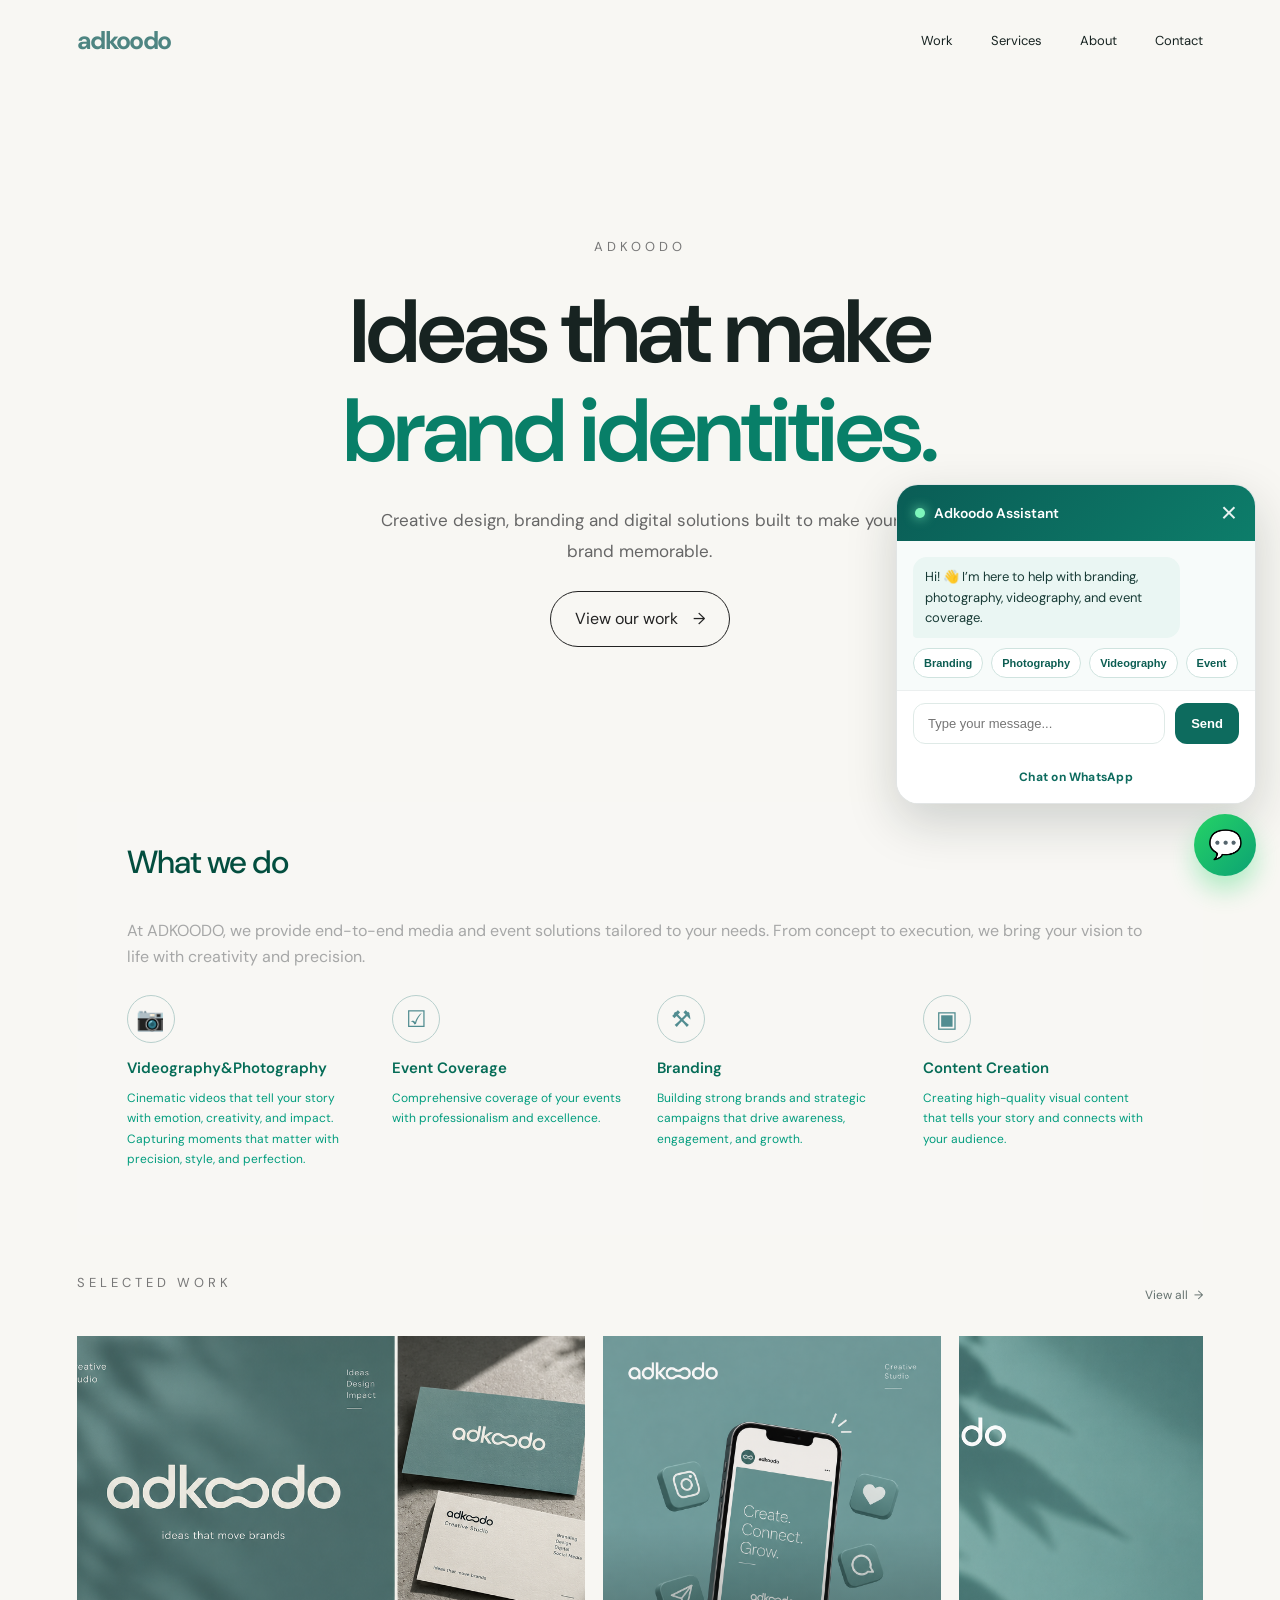
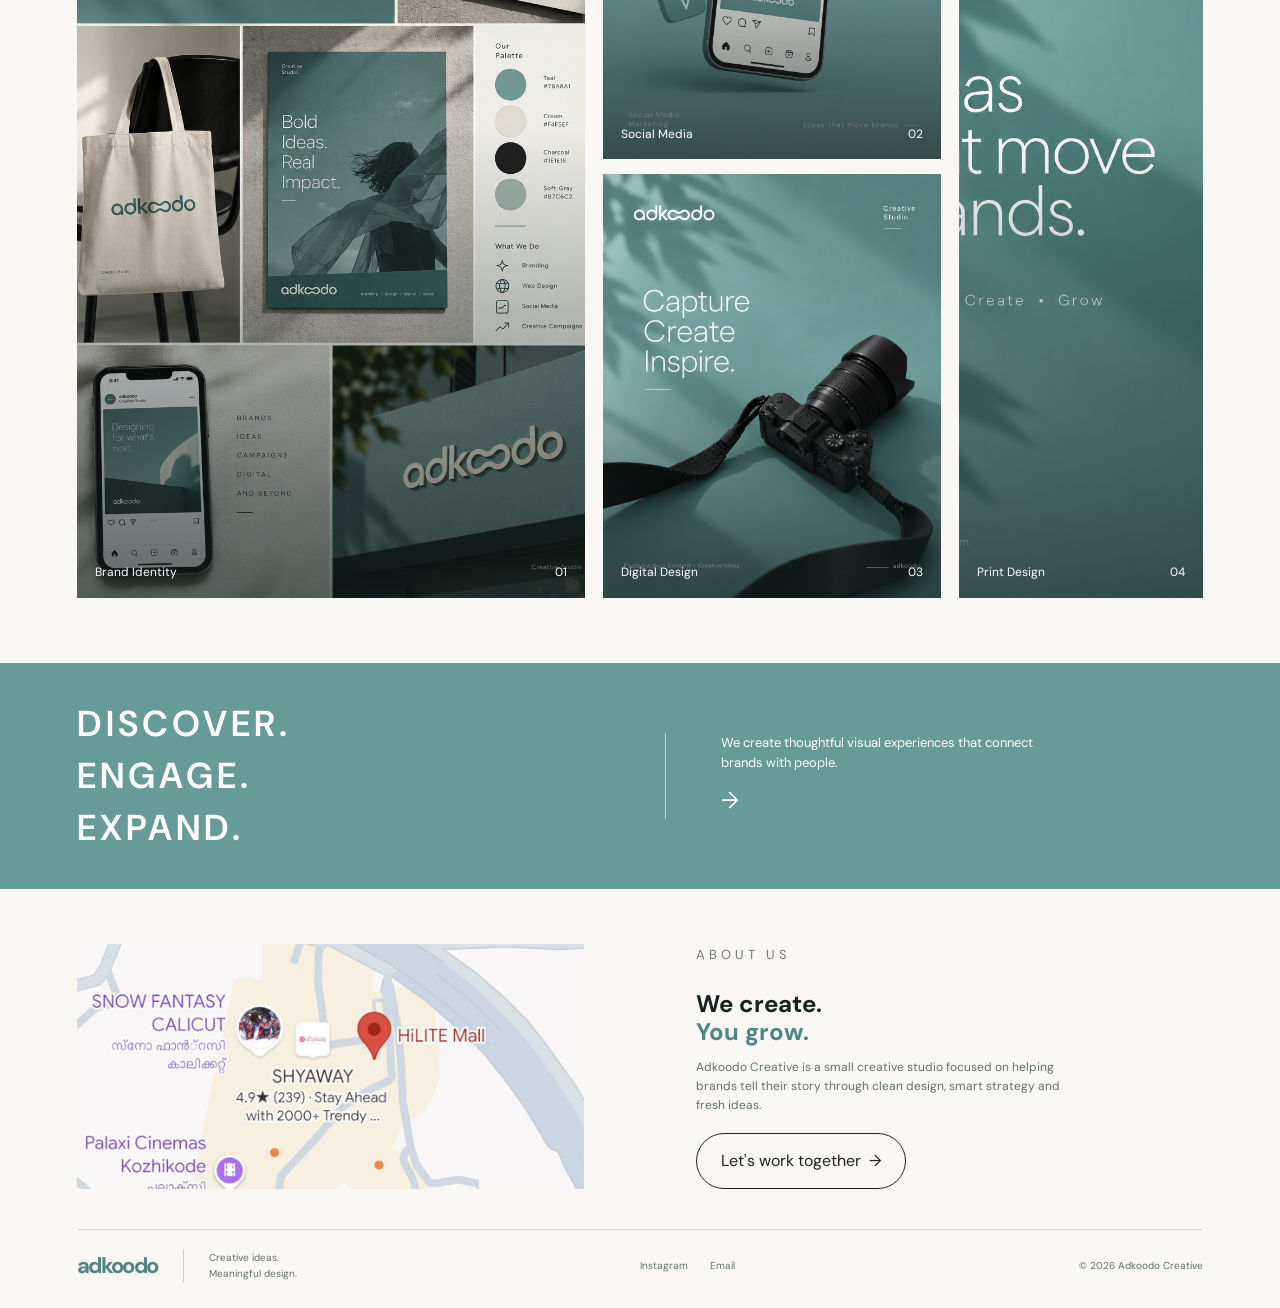
<file: index.html>
<!DOCTYPE html>
<html lang="en">
<head>
  <meta charset="UTF-8">
  <meta name="viewport" content="width=device-width, initial-scale=1.0">
  <title>Adkoodo Creative Studio</title>
  <link rel="preconnect" href="https://fonts.googleapis.com">
  <link href="https://fonts.googleapis.com/css2?family=DM+Sans:wght@400;500;600;700&display=swap" rel="stylesheet">
  <link rel="stylesheet" href="styles.css">
</head>
<body>
  <header class="container">
    <nav aria-label="Main navigation">
      <a class="logo" href="#home">adkoodo</a>
      <button class="menu-btn" aria-label="Toggle menu" aria-expanded="false">☰</button>
      <div class="nav-links">
        <a class="active" href="#work">Work</a><a href="#services">Services</a><a href="#about">About</a><a href="#contact">Contact</a>
      </div>
    </nav>
  </header>

  <main>
    <section class="hero container" id="home">
      <div class="hero-content">
        <div class="eyebrow reveal">adkoodo</div>
        <h1 class="reveal delay-1">
          Ideas that make<br>
          <span id="changing-text">brands memorable.</span>
        </h1>
        <p class="hero-copy reveal delay-2">
          Creative design, branding and digital solutions
          built to make your brand memorable.
        </p>
        <a class="pill reveal delay-3" href="#work">
          View our work <span>→</span>
        </a>
      </div>
    </section>
        <section class="services container" id="services">
      <h2 class="services-title reveal" style="color:#034e3f">What we do</h2>
      <p class="services-description reveal delay-1" style="color: #a6a7a7;">
        At ADKOODO, we provide end-to-end media and event
        solutions tailored to your needs. From concept to execution, we bring
        your vision to life with creativity and precision.
      </p><br>

      <div class="service-grid">
        <article class="service reveal">
          <div class="service-icon">📷</div>
          <h3 style="color: #056c57;">Videography&Photography</h3>
          <p style="color: #029d7e;">
            Cinematic videos that tell your story with emotion,
            creativity, and impact. Capturing moments that matter with precision,
            style, and perfection.
          </p>
        </article>

     

        <article class="service reveal delay-2">
          <div class="service-icon">☑</div>
          <h3 style="color: #056c57;">Event Coverage</h3>
          <p style="color: #029d7e;">
            Comprehensive coverage of your events with
            professionalism and excellence.
          </p>
        </article>

        <article class="service reveal delay-3">
          <div class="service-icon">⚒</div>
          <h3 style="color: #056c57;">Branding</h3>
          <p style="color: #029d7e;">
            Building strong brands and strategic campaigns
            that drive awareness, engagement, and growth.
          </p>
        </article>

        <article class="service reveal delay-4">
          <div class="service-icon">▣</div>
          <h3 style="color: #056c57;">Content Creation</h3>
          <p style="color: #029d7e;">
            Creating high-quality visual content that tells
            your story and connects with your audience.
          </p>
        </article>
      </div>
    </section>

    <section class="section container" id="work">
      <div class="section-top reveal"><div class="eyebrow">Selected work</div><a class="small-link" href="#contact">View all&nbsp; →</a></div>
      <div class="work-grid">
        <article class="project main-project reveal">
          <img src="./Adkoodo Creative Studio Brand Board.png" alt="Teal brand identity stationery">
          <div class="project-info"><span>Brand Identity</span><span>01</span></div>
        </article>
        <div class="middle-projects">
          <article class="project reveal delay-1"><img src="./Adkoodo Social Studio Mockup.png" alt="Mobile social media design"><div class="project-info"><span>Social Media</span><span>02</span></div></article>
          <article class="project reveal delay-2"><img src="./Minimal Teal Photography Studio Poster.png" alt="Creative camera campaign"><div class="project-info"><span>Digital Design</span><span>03</span></div></article>
        </div>
        <div class="right-project">
          <article class="project reveal delay-3"><img src="./AdKoodo Ideas That Move Brands Poster.png" alt="Minimal print design and book"><div class="project-info"><span>Print Design</span><span>04</span></div></article>
        </div>
      </div>
    </section>



    <section class="banner">
      <div class="container banner-inner">
        <h2 class="reveal">DISCOVER.<br>ENGAGE.<br>EXPAND.</h2>
        <div class="banner-copy reveal delay-2">We create thoughtful visual experiences that connect brands with people.<br><a href="#about" aria-label="Discover about us">→</a></div>
      </div>
    </section>

    <section class="about container" id="about">
      <img class="reveal" src="./location.jpeg" alt="Creative desk and design materials" onerror="this.src='https://images.unsplash.com/photo-1522202176988-66273c2fd55f?auto=format&fit=crop&w=900&q=80'">
      <div class="about-copy">
        <div class="eyebrow reveal">About us</div>
        <h2 class="reveal delay-1">We create.<br><span>You grow.</span></h2>
        <p class="reveal delay-2">Adkoodo Creative is a small creative studio focused on helping brands tell their story through clean design, smart strategy and fresh ideas.</p>
        <a class="pill reveal delay-3" href="contact.html">
          Let's work together&nbsp; →
        </a>
      </div>
    </section>
  </main>

  <footer class="container" id="contact">
    <div class="footer-brand"><a class="logo" href="#home">adkoodo</a><span>Creative ideas.<br>Meaningful design.</span></div>
    <div class="socials"><a href="https://www.instagram.com/adkoodo?utm_source=ig_web_button_share_sheet&obrf=ZDNlZDc0MzIxNw==+" target="_blank" rel="noreferrer">Instagram</a><a href="adkoodo@gmail.com">Email</a></div>
    <span>© 2026 Adkoodo Creative</span>
  </footer>

  <div class="chatbot-widget open" id="chatbotWidget" aria-live="polite">
    <div class="chatbot-header">
      <div class="chatbot-title">
        <span class="chatbot-dot"></span>
        Adkoodo Assistant
      </div>
      <button class="chatbot-close" id="chatbotClose" aria-label="Close chat">×</button>
    </div>

    <div class="chatbot-body" id="chatbotBody">
      <div class="chatbot-message bot">Hi! 👋 I’m here to help with branding, photography, videography, and event coverage.</div>
    </div>

    <div class="chatbot-options">
      <button type="button" data-option="I need branding for my business">Branding</button>
      <button type="button" data-option="I want a photography package">Photography</button>
      <button type="button" data-option="I need a video shoot">Videography</button>
      <button type="button" data-option="I want to discuss an event">Event</button>
    </div>

    <form class="chatbot-form" id="chatbotForm">
      <input type="text" id="chatbotInput" placeholder="Type your message..." aria-label="Type your message">
      <button type="submit">Send</button>
    </form>

    <a class="chatbot-whatsapp" href="https://wa.me/919645204528?text=Hello%20Adkoodo!%20I%20would%20like%20to%20know%20more%20about%20your%20services." target="_blank" rel="noreferrer">
      Chat on WhatsApp
    </a>
  </div>

  <button class="chatbot-launch" id="chatbotLaunch" aria-label="Open chat">
    <span>💬</span>
  </button>

  <script src="script.js"></script>
</body>
</html>
</file>
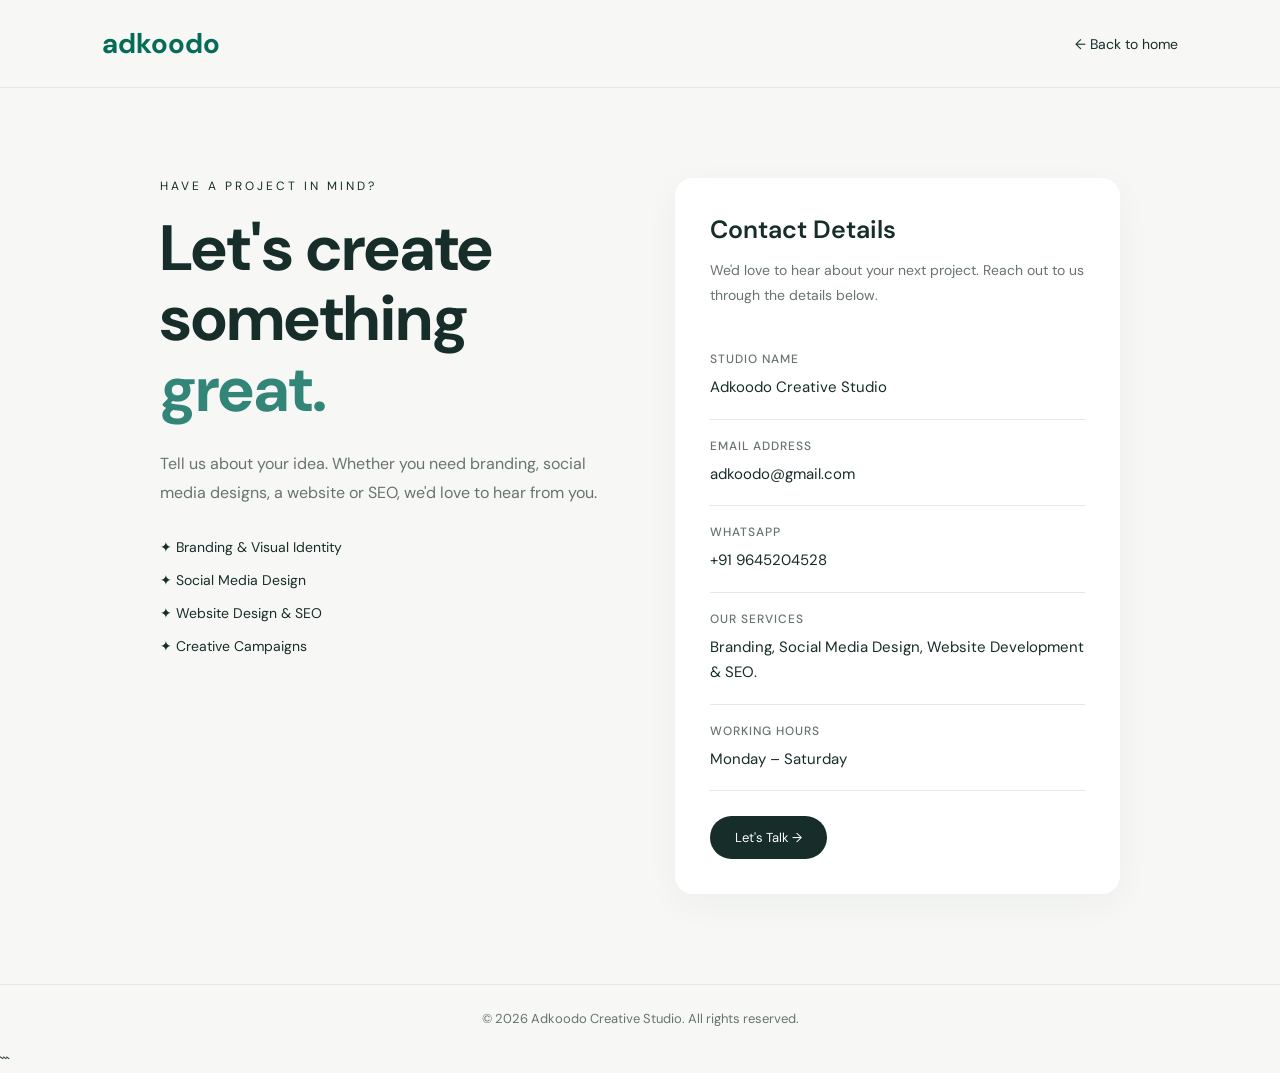
<file: contact.html>
<!DOCTYPE html>
<html lang="en">
<head>
    <meta charset="UTF-8">
    <meta name="viewport" content="width=device-width, initial-scale=1.0">

    <title>Contact Adkoodo | Creative Studio & Digital Design</title>

    <meta name="description"
    content="Get in touch with Adkoodo Creative Studio for branding, social media design, website design, digital marketing and SEO services.">

    <meta name="keywords"
    content="Adkoodo, creative studio, branding, social media design, website design, SEO">

    <meta name="author" content="Adkoodo Creative Studio">

    <link href="https://fonts.googleapis.com/css2?family=DM+Sans:wght@400;500;600;700&display=swap"
          rel="stylesheet">

    <style>

        * {
            margin: 0;
            padding: 0;
            box-sizing: border-box;
        }

        body {
            font-family: 'DM Sans', sans-serif;
            background-color: #f7f8f5;
            color: #172d2a;
        }

        nav {
            display: flex;
            justify-content: space-between;
            align-items: center;
            padding: 25px 8%;
            border-bottom: 1px solid #e5e8e2;
        }

        .logo {
            color: #172d2a;
            font-size: 28px;
            font-weight: 700;
            text-decoration: none;
        }

        .back-link {
            color: #172d2a;
            text-decoration: none;
            font-size: 14px;
        }

        .back-link:hover {
            color: #328577;
        }

        .contact-container {
            max-width: 1000px;
            margin: 70px auto;
            padding: 20px;
            display: grid;
            grid-template-columns: 1fr 1fr;
            gap: 70px;
        }

        .eyebrow {
            font-size: 12px;
            text-transform: uppercase;
            letter-spacing: 3px;
            margin-bottom: 20px;
        }

        h1 {
            font-size: clamp(40px, 5vw, 65px);
            line-height: 1.1;
            margin-bottom: 25px;
        }

        h1 span {
            color: #328577;
        }

        .intro {
            color: #68736f;
            line-height: 1.8;
            margin-bottom: 30px;
        }

        .contact-details p {
            margin-bottom: 15px;
            font-size: 14px;
        }

        /* CONTACT INFORMATION */

        .contact-info {
            background: white;
            padding: 35px;
            border-radius: 18px;
            box-shadow: 0 10px 35px #172d2a0b;
        }

        .contact-info h2 {
            font-size: 25px;
            font-weight: 600;
            margin-bottom: 12px;
        }

        .info-intro {
            color: #68736f;
            font-size: 14px;
            line-height: 1.8;
            margin-bottom: 25px;
        }

        .info-item {
            padding: 18px 0;
            border-bottom: 1px solid #e5e8e2;
        }

        .info-item:last-child {
            border-bottom: none;
        }

        .info-item h3 {
            font-size: 12px;
            color: #68736f;
            font-weight: 500;
            margin-bottom: 8px;
            text-transform: uppercase;
            letter-spacing: 1px;
        }

        .info-item p,
        .info-item a {
            font-size: 15px;
            color: #172d2a;
            text-decoration: none;
            line-height: 1.7;
        }

        .info-item a:hover {
            color: #328577;
        }

        .contact-cta {
            display: inline-block;
            margin-top: 25px;
            padding: 13px 25px;
            background: #172d2a;
            color: white;
            border-radius: 30px;
            text-decoration: none;
            font-size: 13px;
            transition: 0.3s;
        }

        .contact-cta:hover {
            background: #328577;
        }

        footer {
            text-align: center;
            padding: 25px;
            border-top: 1px solid #e5e8e2;
            color: #68736f;
            font-size: 13px;
        }

        /* RESPONSIVE DESIGN */

        @media (max-width: 700px) {

            nav {
                padding: 20px;
            }

            .contact-container {
                grid-template-columns: 1fr;
                gap: 30px;
                margin: 35px auto;
                padding: 20px;
            }

            .contact-info {
                padding: 25px 20px;
            }

        }

    </style>
</head>

<body>

    <nav>
        <a class="logo" href="index.html" style="color: #056c57; ">adkoodo</a>

        <a class="back-link" href="index.html">
            ← Back to home
        </a>
    </nav>

    <main class="contact-container">

        <!-- LEFT SECTION -->

        <section>

            <p class="eyebrow">Have a project in mind?</p>

            <h1>
                Let's create<br>
                something <span>great.</span>
            </h1>

            <p class="intro">
                Tell us about your idea. Whether you need branding,
                social media designs, a website or SEO, we'd love
                to hear from you.
            </p>

            <div class="contact-details">

                <p>✦ Branding & Visual Identity</p>

                <p>✦ Social Media Design</p>

                <p>✦ Website Design & SEO</p>

                <p>✦ Creative Campaigns</p>

            </div>

        </section>


        <!-- RIGHT SECTION -->

        <section class="contact-info">

            <h2>Contact Details</h2>

            <p class="info-intro">
                We'd love to hear about your next project.
                Reach out to us through the details below.
            </p>

            <div class="info-item">

                <h3>Studio Name</h3>

                <p>Adkoodo Creative Studio</p>

            </div>

            <div class="info-item">

                <h3>Email Address</h3>

                <a href="mailto:YOUR_EMAIL@gmail.com">
                    adkoodo@gmail.com
                </a>

            </div>

            <div class="info-item">

                <h3>WhatsApp</h3>

                <a href="https://wa.me/919645204528?text=Hello%20Adkoodo%2C%20I%20would%20like%20to%20discuss%20a%20project." target="_blank">
                    +91 9645204528
                </a>

            </div>

            <div class="info-item">

                <h3>Our Services</h3>

                <p>
                    Branding, Social Media Design,
                    Website Development & SEO.
                </p>

            </div>

            <div class="info-item">

                <h3>Working Hours</h3>

                <p>Monday – Saturday</p>

            </div>

            <a href="https://wa.me/919645204528?text=Hello%20Adkoodo%2C%20I%20would%20like%20to%20discuss%20a%20project."
               target="_blank"
               class="contact-cta">

                Let's Talk →

            </a>

        </section>

    </main>

    <footer>

        © 2026 Adkoodo Creative Studio. All rights reserved.

    </footer>

</body>
</html>
```
</file>
<file: styles.css>
/* Root colors and base styling */
:root
{
    --ink:#172321;
    --teal:#679b98;
    --teal-dark:#4e8582;
    --paper:#f8f7f3;
    --muted:#64716e
}
*
{
    box-sizing:border-box;
    margin:0;
    padding:0
}
html
{
    scroll-behavior:smooth;
    scroll-padding-top:80px
}
body
{
    font-family:"DM Sans",Arial,sans-serif;
    background:var(--paper);
    color:var(--ink);
    line-height:1.6
}
a
{
    color:inherit;
    text-decoration:none
}
img
{
    display:block;
    width:100%;
    object-fit:cover
}
.container
{
    width:min(1320px,88%);
    margin:auto
}
nav
{
    height:82px;
    display:flex;
    align-items:center;
    justify-content:space-between;
    position:relative;
    z-index:10
}
.logo
{
    font-size:25px;
    font-weight:700;
    letter-spacing:-1.6px;
    color:var(--teal-dark)
}
.nav-links
{
    display:flex;
    gap:38px;
    align-items:center;
    font-size:13px
}
.nav-links a
{
    position:relative;
    padding:8px 0
}
.nav-links a:after
{
    content:"";
    position:absolute;
    left:0;
    bottom:0;
    height:2px;
    width:0;
    background:var(--teal);
    transition:.3s
}
.nav-links a:hover:after
{
    width:100%
}
.menu-btn
{
    display:none;
    background:none;
    border:0;
    font-size:26px;
    cursor:pointer;
    color:var(--ink)
}

.hero
{
    min-height:80vh;
    display:flex;
    align-items:center;
    justify-content:center;
    padding:80px 8%
}
.hero-content
{
    width:100%;
    text-align:center
}
.eyebrow
{
    font-size:13px;
    letter-spacing:4px;
    text-transform:uppercase;
    margin-bottom:25px;
    color:#777
}
.hero h1
{
    font-size:clamp(42px,7vw,90px);
    line-height:1.1;
    font-weight:600;
    letter-spacing:-3px;
    margin:0
}
#changing-text
{
    display:inline-block;
    color:#087f68;
    transition:opacity 0.3s ease, transform 0.3s ease
}
#changing-text.fade-out
{
    opacity:0;
    transform:translateY(12px)
}
.hero-copy
{
    max-width:520px;
    margin:25px auto;
    color:#666;
    font-size:17px;
    line-height:1.8
}
.pill
{
    display:inline-flex;
    align-items:center;
    gap:15px;
    padding:14px 24px;
    border:1px solid #222;
    border-radius:50px;
    text-decoration:none;
    color:#222;
    transition:0.3s ease
}
.pill:hover
{
    background:#087f68;
    color:white;
    border-color:#087f68
}

@media (max-width: 768px)
{
  .hero
  {
    min-height:70vh;
    padding:60px 6%
}
  .hero h1
  {
    letter-spacing:-1.5px
}
  .hero-copy
  {
    font-size:15px
}
}
@media (max-width: 480px)
{
  .hero h1
  {
    font-size:40px
}
  .eyebrow
  {
    font-size:11px;
    letter-spacing:3px
}
}

.spark
{
    position:absolute;
    color:var(--teal-dark);
    font-size:27px;
    animation:twinkle 2.5s infinite
}
.spark.one
{
    top:15%;
    right:20%
}
.spark.two
{
    top:42%;
    left:7%;
    font-size:19px;
    animation-delay:.8s
}
.section
{
    padding:38px 0 65px
}
.section-top
{
    display:flex;
    justify-content:space-between;
    align-items:center;
    margin-bottom:18px
}
.small-link
{
    font-size:12px;
    color:var(--muted);
    transition:color .2s
}
.small-link:hover
{
    color:var(--teal-dark)
}
.work-grid
{
    display:grid;
    grid-template-columns:1.5fr 1fr .72fr;
    gap:18px;
    align-items:stretch
}
.project
{
    position:relative;
    overflow:hidden;
    background:#e9eeea;
    min-height:280px
}
.project img
{
    height:100%;
    min-height:280px;
    transition:transform .7s cubic-bezier(.2,.7,.2,1),filter .5s}
.project:hover img
{
    transform:scale(1.055);
    filter:saturate(1.08)
}
.project:after
{
    content:"";
    position:absolute;
    inset:45% 0 0;
    background:linear-gradient(transparent,#152321a8);
    pointer-events:none
}
.project-info
{
    position:absolute;
    z-index:1;
    bottom:15px;
    left:18px;
    right:18px;
    color:white;
    display:flex;
    justify-content:space-between;
    align-items:end;
    font-size:12px
}
.middle-projects
{
    display:grid;
    grid-template-rows:1fr 1fr;
    gap:15px
}
.middle-projects .project
{
    min-height:160px
}
.middle-projects .project img
{
    min-height:160px
}
.right-project .project
{
    height:100%
}

.services
{
    padding:35px 50px 65px;
    background-color:#f8f7f4;
    color:#172b2b
}
.services .eyebrow
{
    font-size:12px;
    letter-spacing:4px;color:#77817f;
    margin-bottom:35px
}
.services-title
{
    color:#024f3f
}
.services h2{font-size:32px;font-weight:500;letter-spacing:-1px;margin:0 0 30px;color:#163e3e}
.service-grid{display:grid;grid-template-columns:repeat(4, 1fr);gap:35px}
.service{text-align:left}
.service-icon{width:48px;height:48px;border:1px solid #b8d0cd;border-radius:50%;display:grid;place-items:center;color:#528d91;font-size:23px;margin-bottom:13px;transition:all 0.3s ease}
.service:hover .service-icon{background-color:#528d91;color:#fff;transform:rotate(-8deg) scale(1.06)}
.service h3{font-size:15px;font-weight:600;margin:0 0 8px;color:#172b2b}
.service p{font-size:12px;line-height:1.7;color:#78817f;max-width:230px;margin:0}

@media (max-width: 900px){
  .service-grid{grid-template-columns:repeat(2,1fr);gap:35px 25px}
}
@media (max-width: 550px){
  .services{padding:30px 22px 45px}
  .services h2{font-size:28px}
  .services .eyebrow{margin-bottom:25px}
  .service-grid{grid-template-columns:1fr;gap:28px}
  .service p{max-width:100%;font-size:13px}
}

.banner{background:var(--teal);color:white;position:relative;overflow:hidden}
.banner-inner{min-height:205px;display:grid;grid-template-columns:1fr 1fr;align-items:center;gap:50px;padding:35px 0}
.banner h2{font-size:clamp(24px,3vw,36px);letter-spacing:4px;line-height:1.45;font-weight:600}
.banner-copy{border-left:1px solid #ffffff9c;padding-left:55px;font-size:13px;max-width:390px}
.banner-copy a{display:inline-block;margin-top:8px;font-size:23px;transition:transform .2s}
.banner-copy a:hover{transform:translateX(7px)}
.about{padding:55px 0 40px;display:grid;grid-template-columns:1fr 1fr;gap:10%;align-items:center}
.about img{height:245px;object-fit:cover}
.about h2{line-height:1.15;margin:8px 0 12px}
.about h2 span{color:var(--teal-dark)}
.about p{font-size:12px;color:var(--muted);max-width:390px;margin-bottom:18px}
footer{border-top:1px solid #deded7;padding:18px 0 25px;display:flex;align-items:center;justify-content:space-between;gap:20px;color:var(--muted);font-size:10px}
.footer-brand{display:flex;align-items:center;gap:25px}
.footer-brand .logo{font-size:22px}
.footer-brand span{border-left:1px solid #c7cfca;padding-left:25px;max-width:130px}
.socials{display:flex;gap:22px}
.socials a:hover{color:var(--teal-dark)}
.reveal{opacity:0;transform:translateY(28px);transition:opacity .8s ease,transform .8s cubic-bezier(.2,.7,.2,1)}
.reveal.visible{opacity:1;transform:translateY(0)}
.delay-1{transition-delay:.12s}.delay-2{transition-delay:.24s}.delay-3{transition-delay:.36s}.delay-4{transition-delay:.48s}
@keyframes float{0%,100%{transform:translateY(0) rotate(0)}50%{transform:translateY(-10px) rotate(1deg)}}
@keyframes twinkle{0%,100%{opacity:.4;transform:scale(.85)}50%{opacity:1;transform:scale(1.12)}}
@media(max-width:850px){
  .container{width:90%}
  .hero{grid-template-columns:1fr 1fr;min-height:430px}
  .hero-art{min-height:300px}
  .hero-art img{height:320px}
  .work-grid{grid-template-columns:1fr 1fr}
  .main-project{grid-row:span 2}
  .right-project{grid-column:2}
  .right-project .project{min-height:220px}
  .service-grid{grid-template-columns:repeat(2,1fr);gap:30px}
  .banner-inner{gap:25px}
  .banner-copy{padding-left:28px}
  .about{gap:6%}
}
@media(max-width:600px){
  nav{height:72px}
  .menu-btn{display:block}
  .nav-links{display:none;position:absolute;top:65px;left:0;right:0;background:var(--paper);padding:20px 5%;box-shadow:0 12px 20px #17232112;flex-direction:column;align-items:flex-start;gap:13px}
  .nav-links.open{display:flex}
  .hero{grid-template-columns:1fr;padding:48px 0 30px;gap:5px}
  .hero h1{font-size:clamp(42px,11vw,58px);letter-spacing:-1.8px}
  .hero-copy{font-size:14px}
  .hero-art{min-height:260px}
  .hero-art img{height:280px}
  .section{padding:28px 0 48px}
  .work-grid{grid-template-columns:1fr;gap:14px}
  .main-project{grid-row:auto}
  .project,.project img{min-height:260px}
  .middle-projects{grid-template-rows:1fr 1fr}
  .middle-projects .project,.middle-projects .project img{min-height:210px}
  .right-project{grid-column:auto}
  .services{padding-bottom:48px}
  .services h2,.about h2{font-size:29px}
  .service-grid{gap:25px 18px}
  .service p{font-size:12px}
  .banner-inner{grid-template-columns:1fr;gap:20px;padding:35px 0}
  .banner-copy{border-left:0;border-top:1px solid #ffffff9c;padding:20px 0 0}
  .about{grid-template-columns:1fr;gap:25px;padding:40px 0 30px}
  .about img{height:220px}
  .about-copy{padding:0 2px}
  footer{flex-wrap:wrap}
  .footer-brand{width:100%}
  .socials{gap:15px}
}
@media(prefers-reduced-motion:reduce){
  *,*::before,*::after{scroll-behavior:auto!important;animation:none!important;transition:none!important}
  .reveal{opacity:1;transform:none}
}

.chatbot-widget{
  position: fixed;
  right: 24px;
  bottom: 96px;
  width: min(360px, calc(100vw - 24px));
  background: #ffffff;
  border: 1px solid rgba(16, 47, 42, 0.12);
  border-radius: 22px;
  box-shadow: 0 18px 50px rgba(18, 34, 28, 0.18);
  overflow: hidden;
  z-index: 9998;
  transform: translateY(18px) scale(0.98);
  opacity: 0;
  pointer-events: none;
  transition: all 0.28s ease;
}
.chatbot-widget.open{transform: translateY(0) scale(1);opacity:1;pointer-events:auto}
.chatbot-header{display:flex;align-items:center;justify-content:space-between;padding:14px 18px;background:linear-gradient(135deg,#0a5d56,#0d7d6a);color:#fff}
.chatbot-title{display:flex;align-items:center;gap:9px;font-weight:600;font-size:14px}
.chatbot-dot{display:inline-block;width:10px;height:10px;border-radius:50%;background:#7ef5bb;box-shadow:0 0 12px rgba(126,245,187,.9)}
.chatbot-close{background:transparent;border:0;color:#fff;font-size:28px;line-height:1;cursor:pointer;opacity:.9}
.chatbot-body{max-height:280px;overflow:auto;padding:16px 16px 10px;display:flex;flex-direction:column;gap:10px;background:#f7fbfa}
.chatbot-message{max-width:82%;padding:10px 12px;border-radius:14px;font-size:13px;line-height:1.55;word-wrap:break-word}
.chatbot-message.bot{align-self:flex-start;background:#eaf6f3;color:#183b36;border-bottom-left-radius:4px}
.chatbot-message.user{align-self:flex-end;background:#0f6d5e;color:#fff;border-bottom-right-radius:4px}
.chatbot-options{display:flex;flex-wrap:wrap;gap:8px;padding:0 16px 12px;background:#f7fbfa}
.chatbot-options button{border:1px solid #cfe3df;background:#fff;border-radius:999px;padding:8px 10px;font-size:11px;font-weight:600;color:#0c5d52;cursor:pointer;transition:all .2s ease}
.chatbot-options button:hover{background:#eaf6f3}
.chatbot-form{display:flex;gap:10px;padding:12px 16px 14px;border-top:1px solid rgba(10,60,52,.08);background:#fff}
.chatbot-form input{flex:1;padding:12px 14px;border:1px solid #dfeae7;border-radius:12px;font-size:13px;outline:none}
.chatbot-form input:focus{border-color:#6fb8af;box-shadow:0 0 0 3px rgba(111,184,175,.18)}
.chatbot-form button{border:0;background:#0d6b5e;border-radius:12px;color:#fff;padding:12px 16px;font-size:13px;font-weight:600;cursor:pointer}
.chatbot-whatsapp{display:block;padding:10px 16px 16px;background:#fff;color:#0d6b5e;text-align:center;font-size:12px;font-weight:700;letter-spacing:.02em}
.chatbot-launch{position:fixed;right:24px;bottom:24px;width:62px;height:62px;border:0;border-radius:50%;background:linear-gradient(135deg,#25D366,#0ca273);box-shadow:0 14px 24px rgba(37,211,102,.33);cursor:pointer;display:grid;place-items:center;z-index:9999;transition:transform .2s ease}
.chatbot-launch:hover{transform:translateY(-2px) scale(1.03)}
.chatbot-launch span{font-size:28px;line-height:1}

@media (max-width: 768px){
  .chatbot-widget{right:12px;bottom:84px;width:min(320px, calc(100vw - 18px))}
  .chatbot-launch{right:16px;bottom:16px;width:56px;height:56px}
  .chatbot-launch span{font-size:24px}
}
</file>
